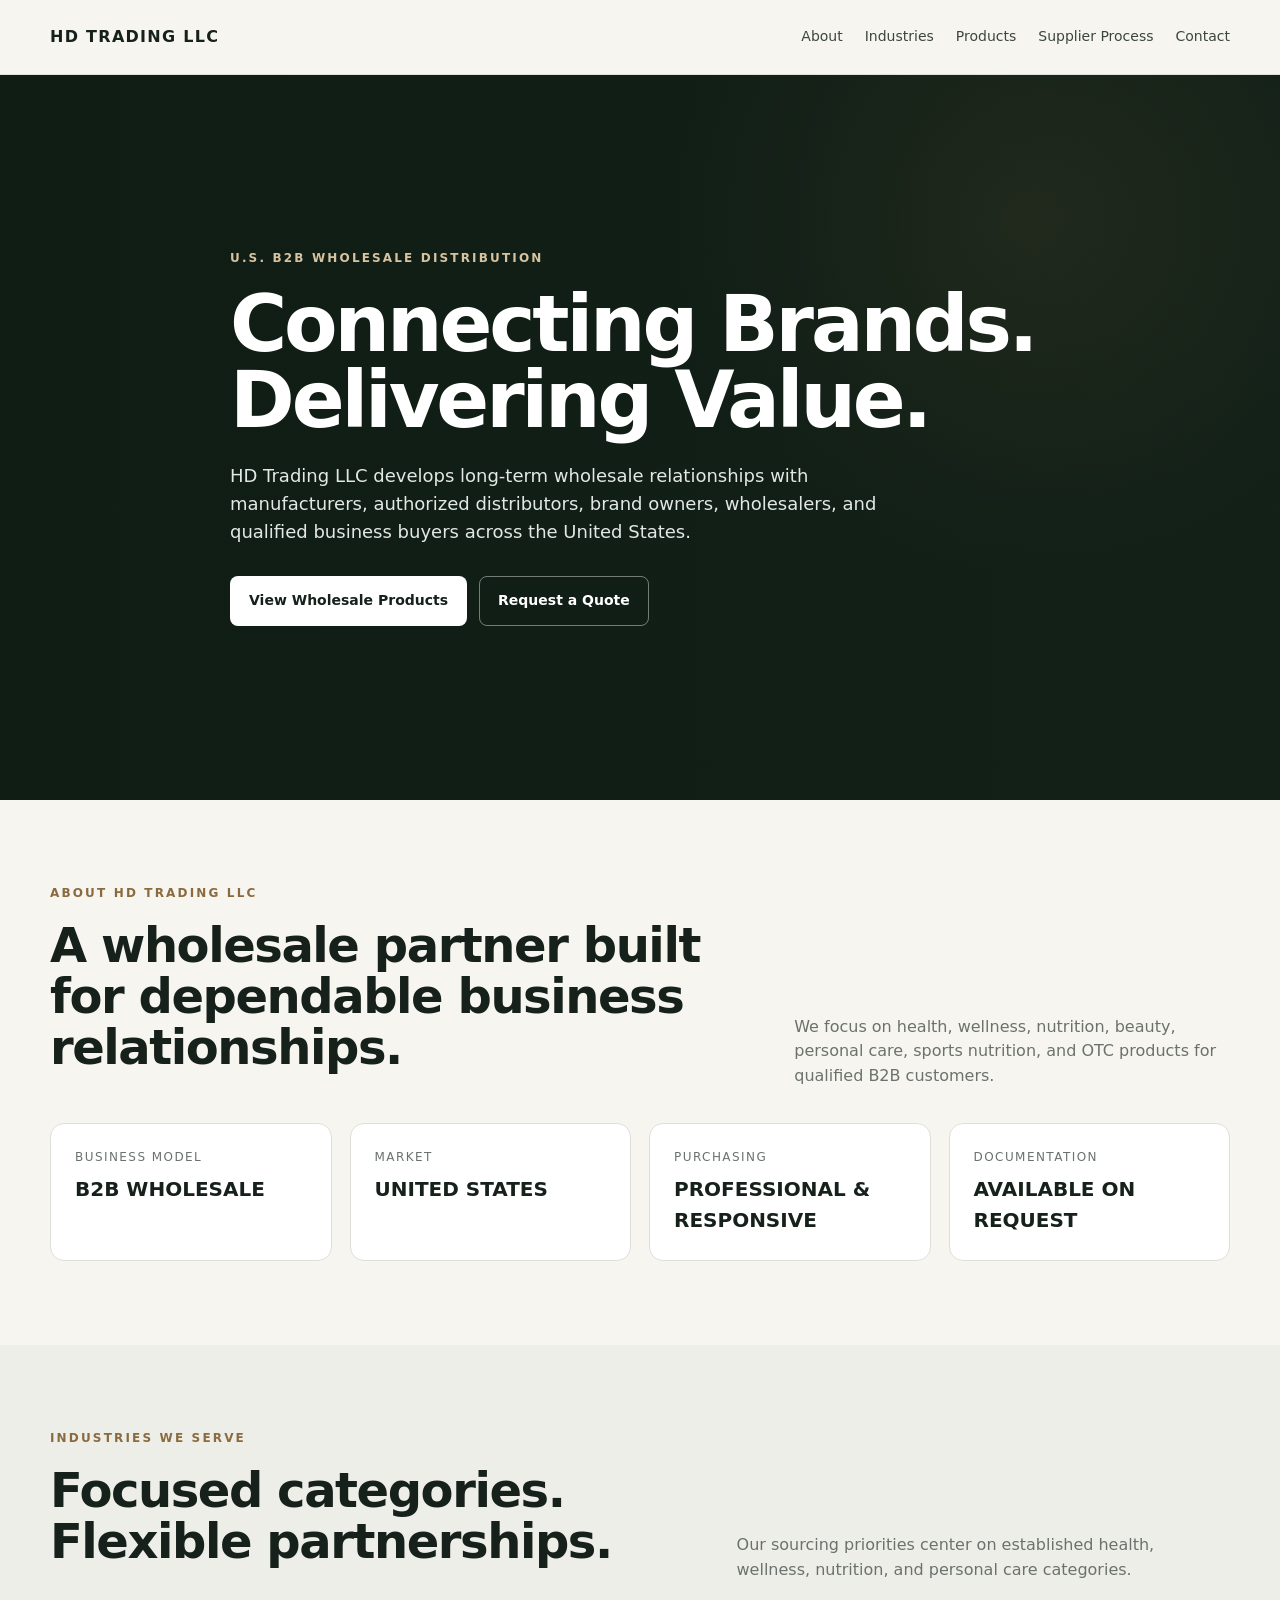
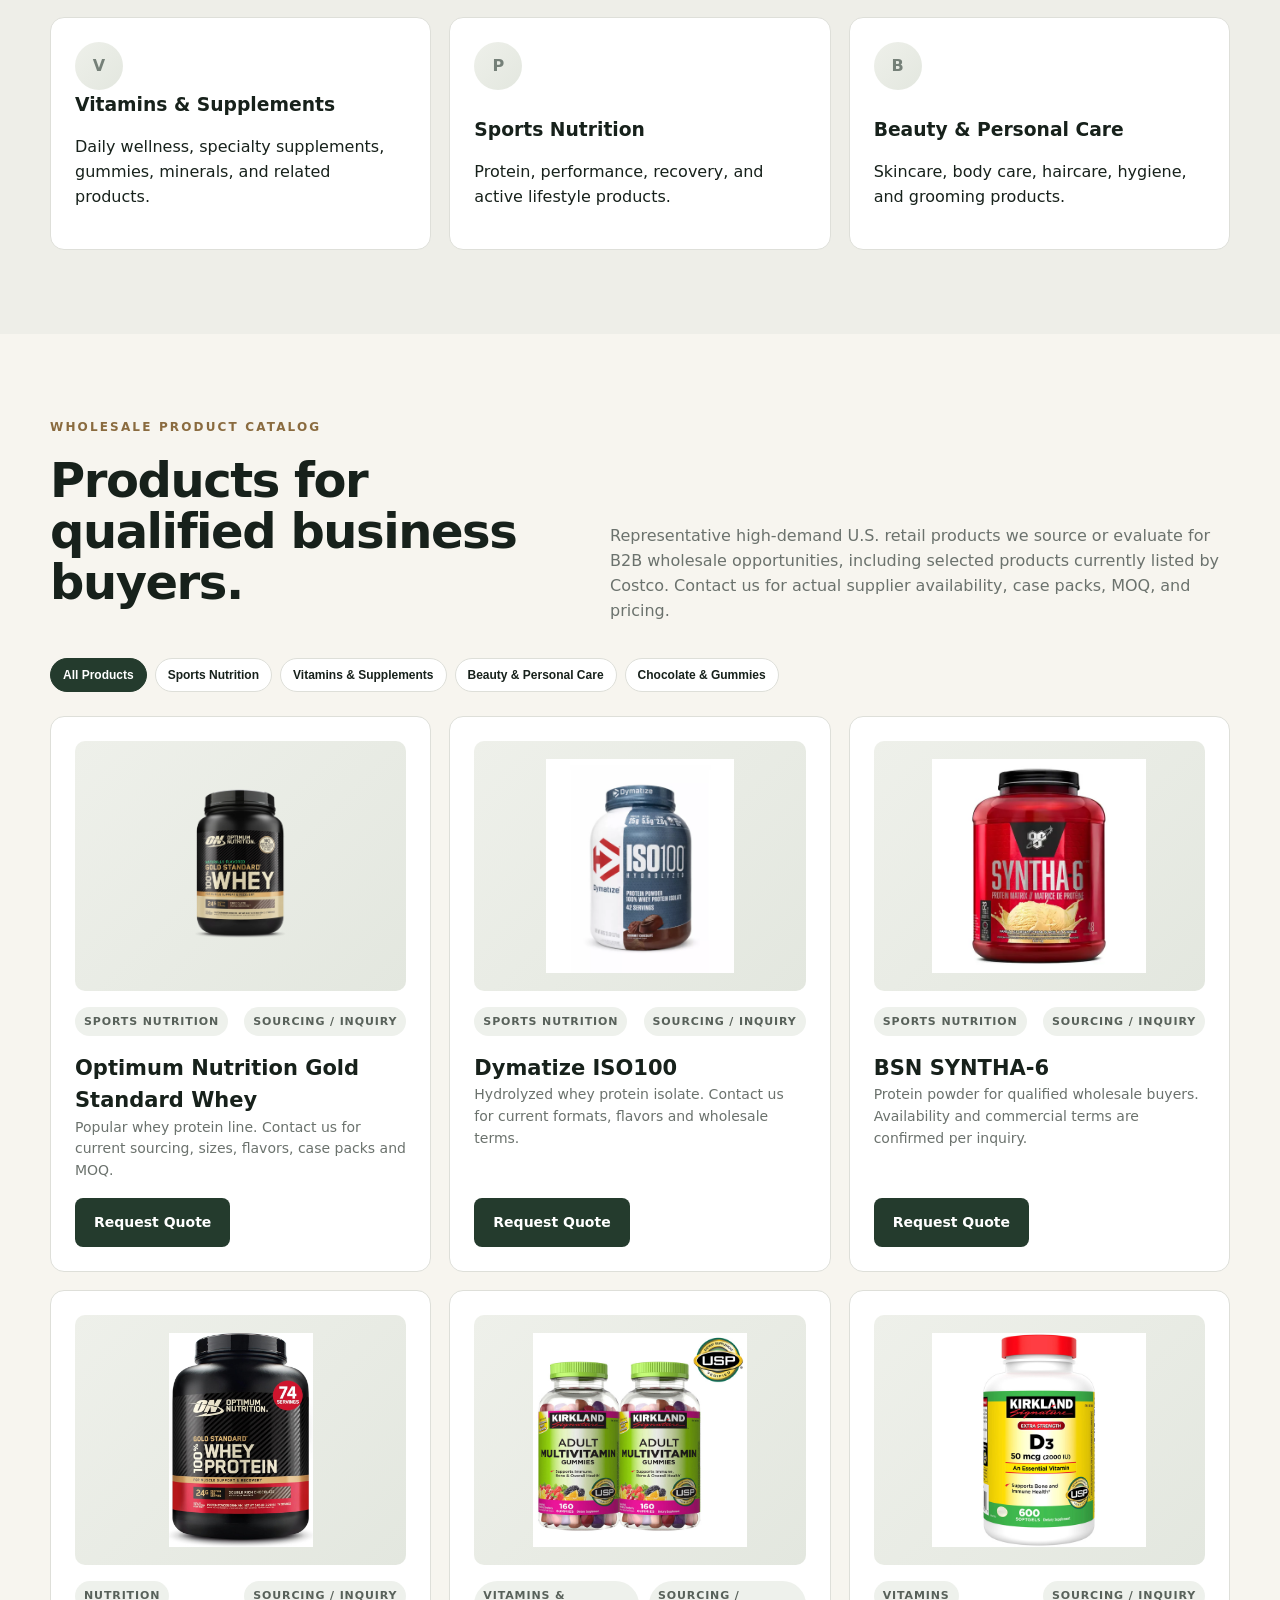
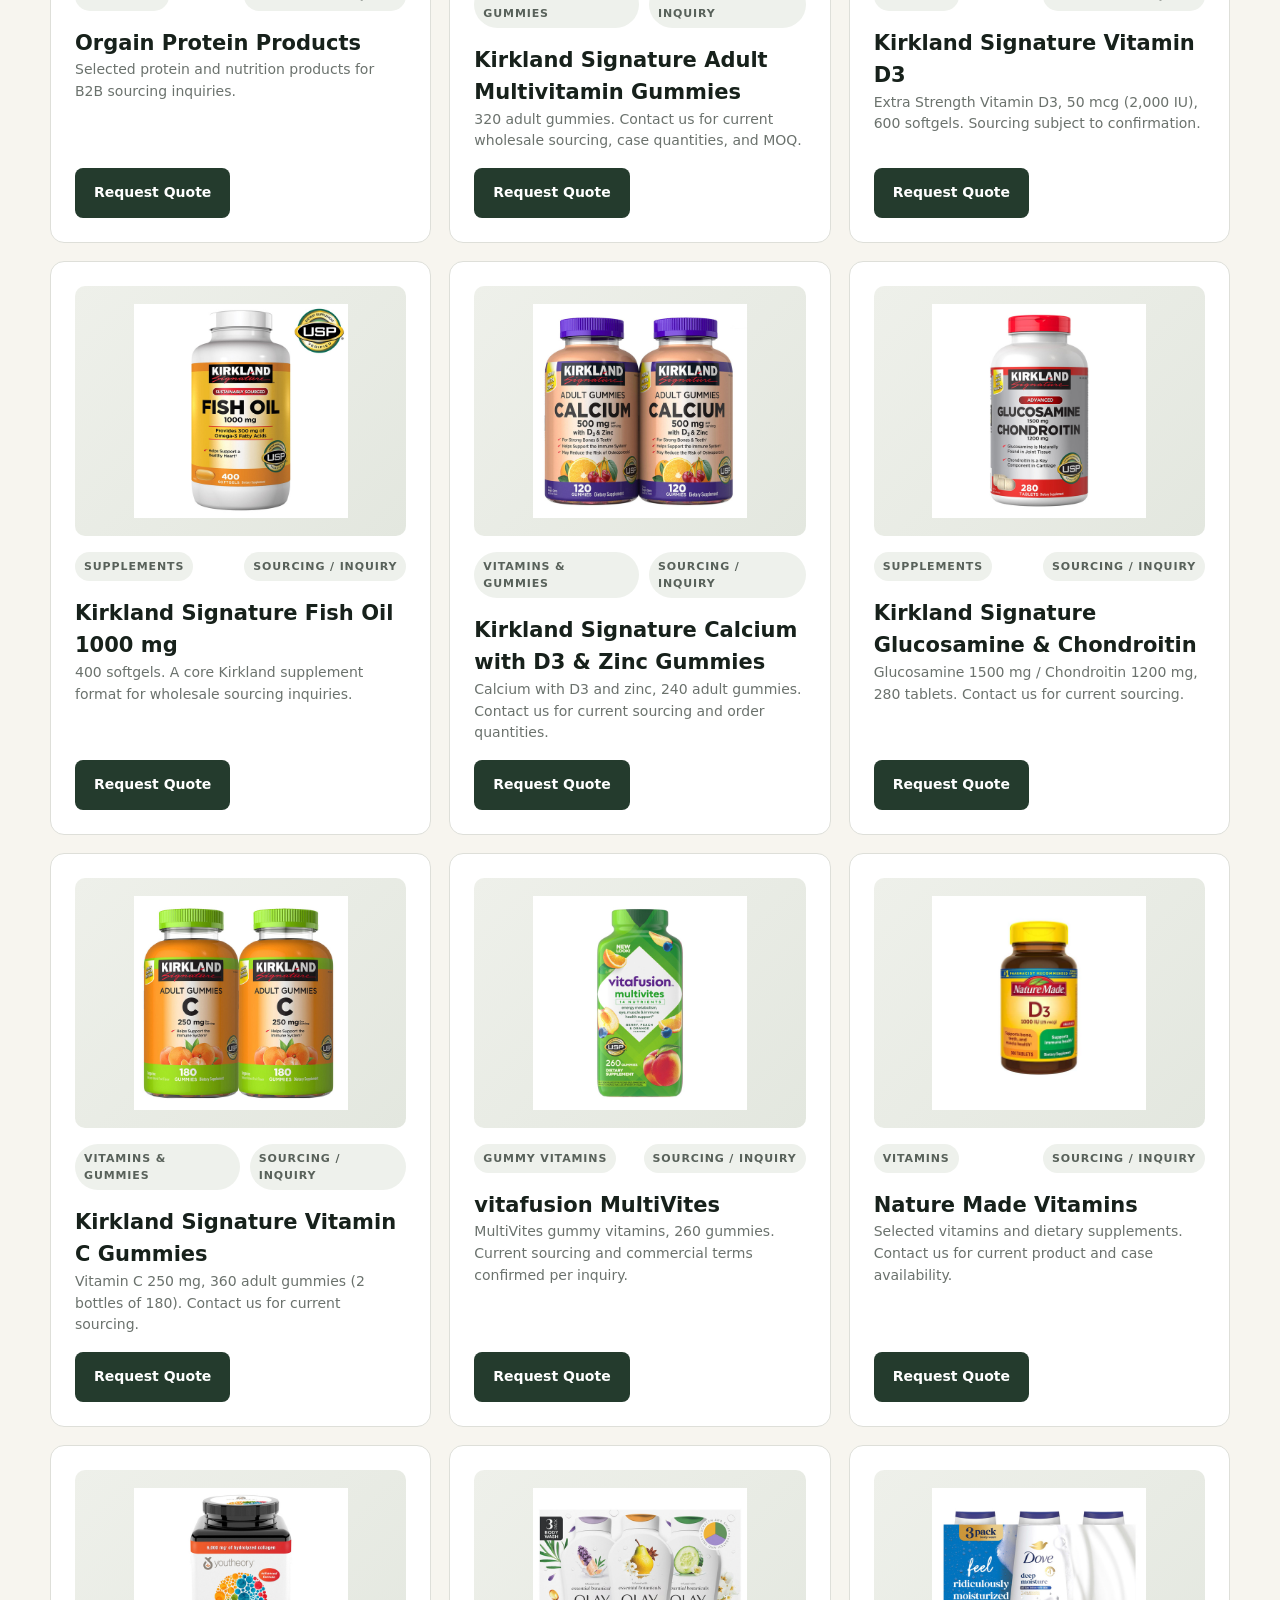
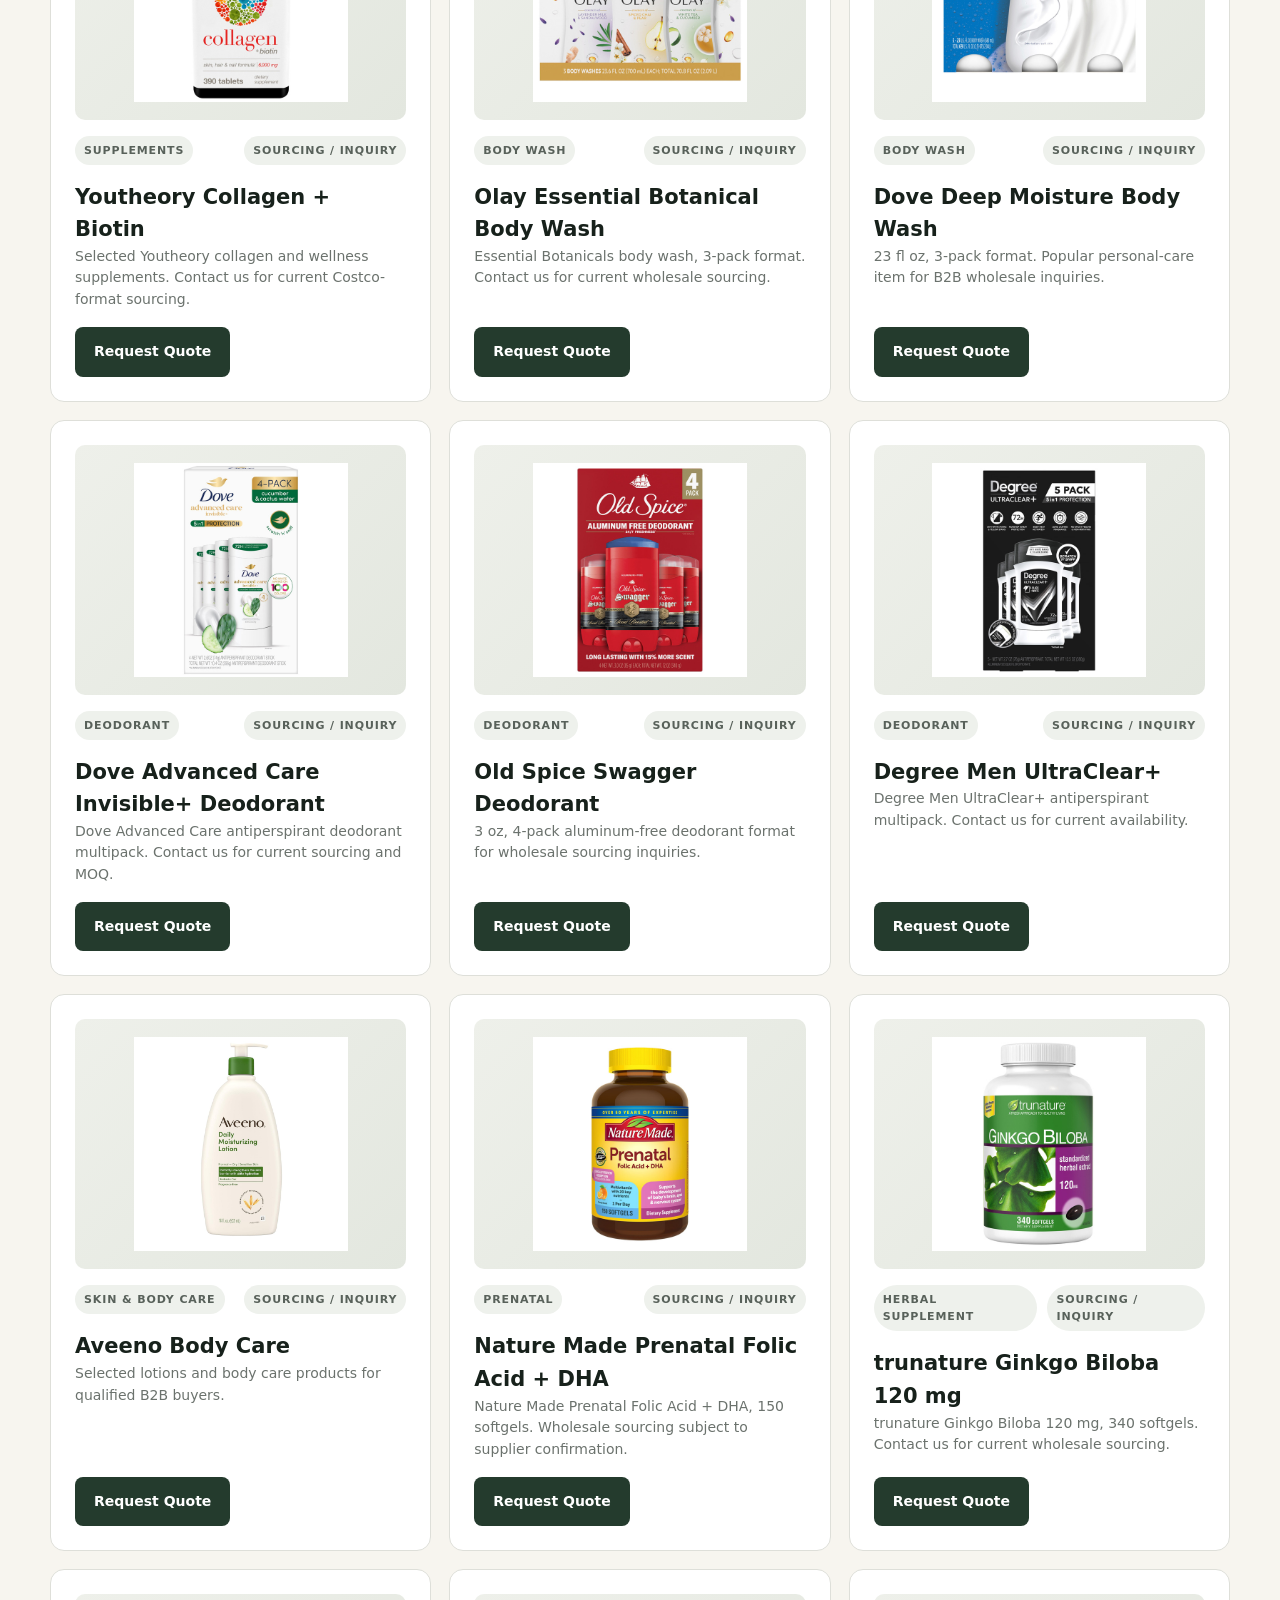
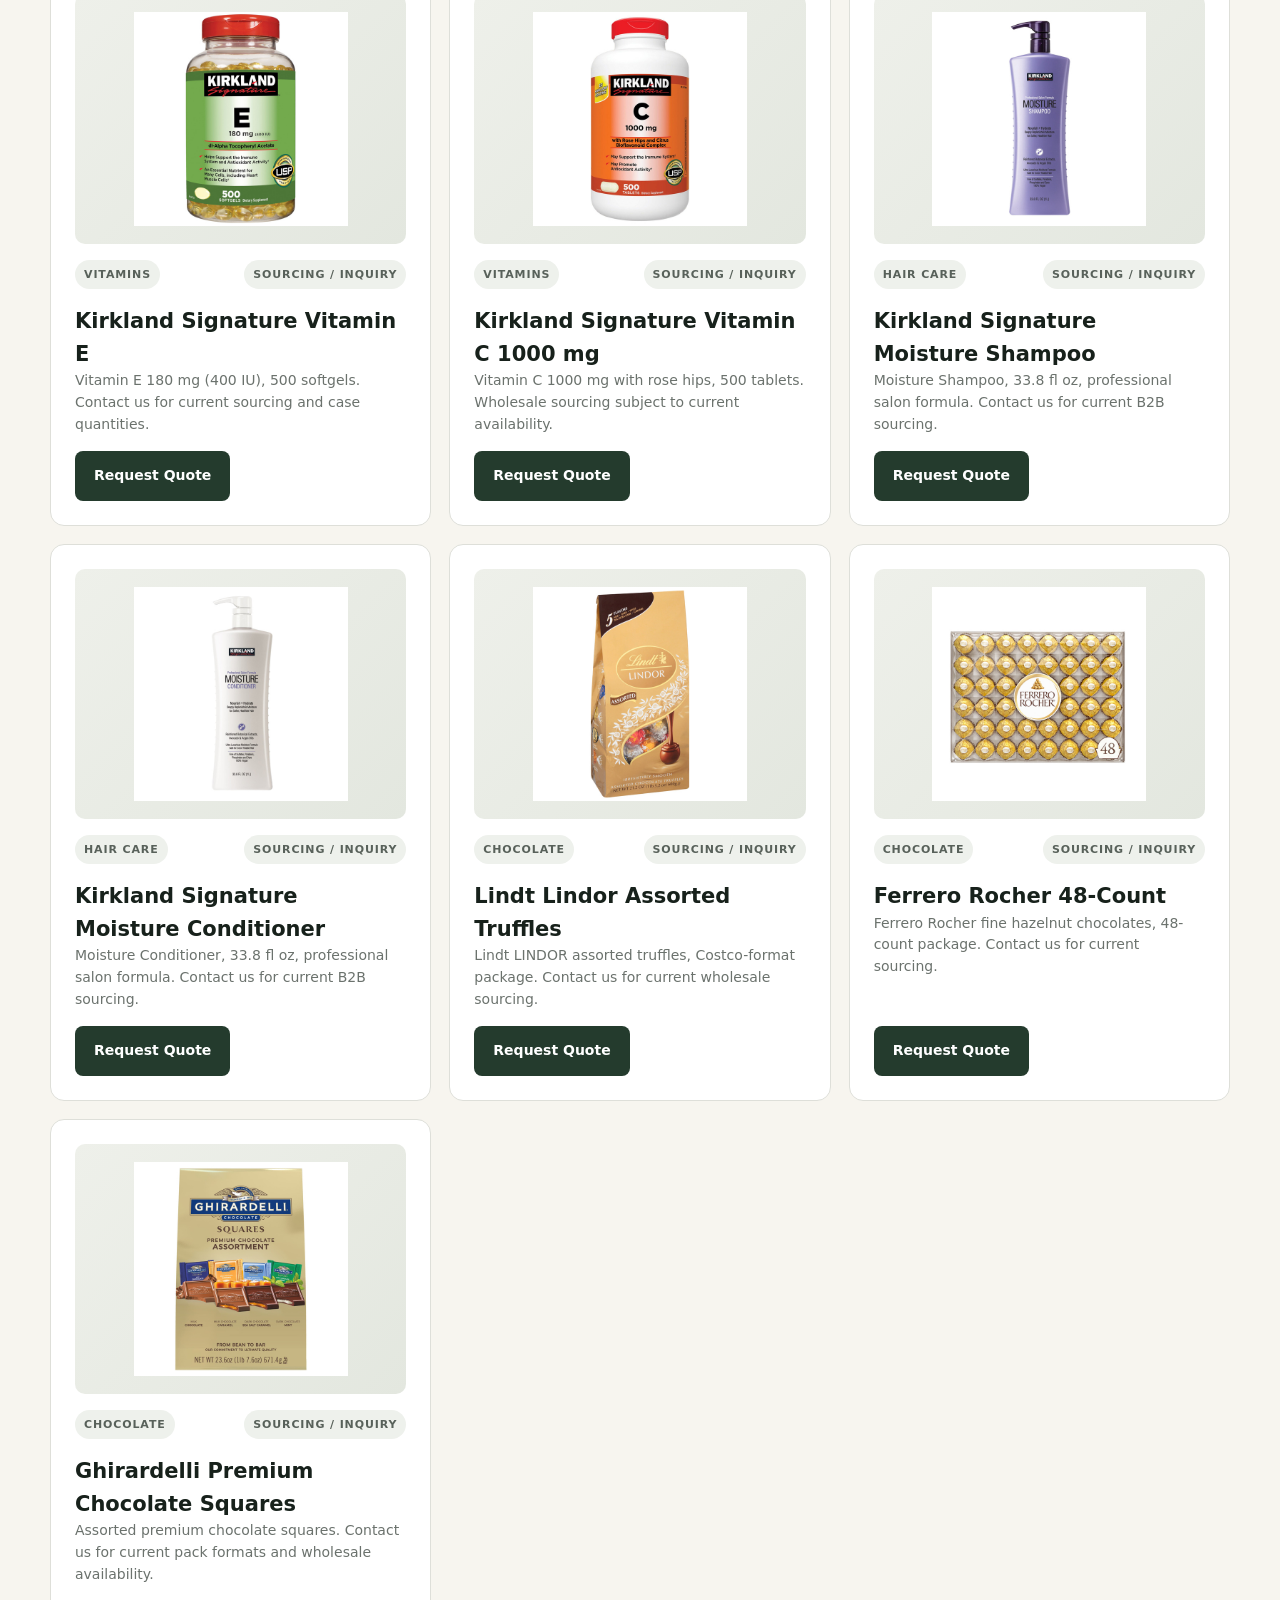
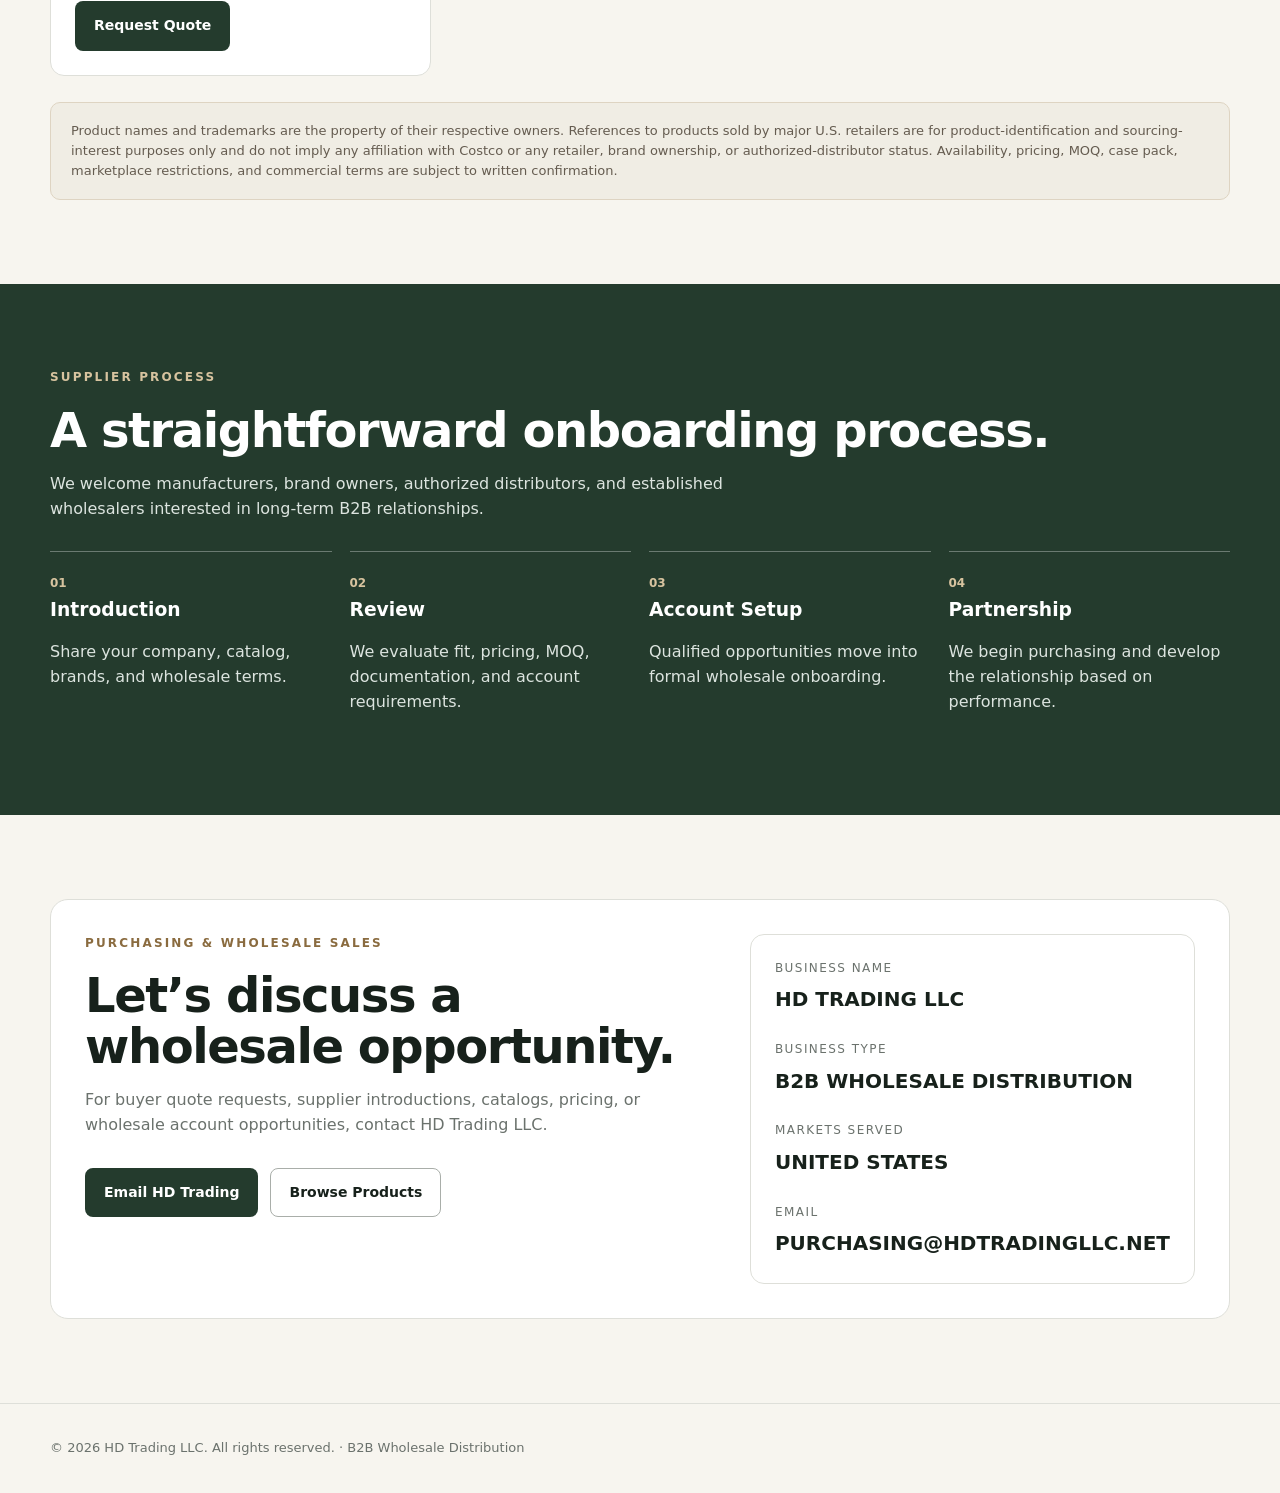
<file: index.html>
<!DOCTYPE html>

<html lang="en">
<head>
<meta charset="utf-8"/>
<meta content="width=device-width, initial-scale=1.0" name="viewport"/>
<meta content="HD Trading LLC - U.S. B2B wholesale distribution for health, nutrition, beauty, personal care, sports nutrition, and OTC products." name="description"/>
<title>HD Trading LLC | B2B Wholesale Distribution</title>
<style>
    :root {
      --bg: #f7f5ef;
      --card: #ffffff;
      --ink: #17211b;
      --muted: #6b726d;
      --line: #dedfd9;
      --accent: #243b2d;
      --accent2: #b99054;
      --soft: #eef1ec;
    }
    * { box-sizing: border-box; }
    html { scroll-behavior: smooth; }
    body {
      margin: 0;
      font-family: Inter, ui-sans-serif, system-ui, -apple-system, BlinkMacSystemFont, "Segoe UI", sans-serif;
      background: var(--bg);
      color: var(--ink);
      line-height: 1.55;
    }
    a { color: inherit; text-decoration: none; }
    .container { width: min(1180px, calc(100% - 40px)); margin: 0 auto; }
    .topbar {
      position: sticky; top: 0; z-index: 20;
      background: rgba(247,245,239,.96);
      backdrop-filter: blur(12px);
      border-bottom: 1px solid var(--line);
    }
    .nav { display:flex; align-items:center; justify-content:space-between; min-height:74px; gap:20px; }
    .brand { font-weight:800; letter-spacing:.08em; }
    .navlinks { display:flex; gap:22px; font-size:14px; color:#3c453f; flex-wrap:wrap; justify-content:flex-end; }
    .navlinks a:hover { color: var(--accent2); }
    .hero {
      min-height: 66vh;
      display:grid; align-items:center;
      background:
        linear-gradient(90deg, rgba(15,28,20,.92), rgba(15,28,20,.62)),
        radial-gradient(circle at 80% 20%, rgba(185,144,84,.28), transparent 30%),
        #18271e;
      color:white;
    }
    .hero-inner { padding:90px 0; max-width:820px; }
    .eyebrow {
      text-transform:uppercase; letter-spacing:.18em; font-size:12px; font-weight:700;
      color:#d7c39f; margin-bottom:18px;
    }
    h1 { font-size:clamp(42px, 7vw, 78px); line-height:.98; margin:0 0 24px; letter-spacing:-.04em; }
    h2 { font-size:clamp(30px, 4vw, 48px); line-height:1.06; letter-spacing:-.03em; margin:0 0 16px; }
    h3 { margin:0; }
    .hero p { max-width:720px; font-size:18px; color:#e4e8e4; }
    .actions { display:flex; gap:12px; flex-wrap:wrap; margin-top:30px; }
    .btn {
      display:inline-flex; align-items:center; justify-content:center;
      padding:13px 18px; border-radius:8px; border:1px solid transparent;
      font-weight:700; font-size:14px; cursor:pointer;
    }
    .btn-primary { background:white; color:#17211b; }
    .btn-secondary { border-color:rgba(255,255,255,.42); color:white; }
    .btn-dark { background:var(--accent); color:white; }
    .btn-outline { border-color:#a9aea9; color:var(--ink); background:transparent; }
    section { padding:84px 0; }
    .section-head { display:flex; justify-content:space-between; align-items:end; gap:28px; margin-bottom:34px; }
    .section-head p { max-width:620px; color:var(--muted); margin:0; }
    .intro-grid, .feature-grid, .category-grid, .product-grid { display:grid; gap:18px; }
    .intro-grid { grid-template-columns:repeat(4,1fr); }
    .feature-grid { grid-template-columns:repeat(4,1fr); }
    .category-grid { grid-template-columns:repeat(3,1fr); }
    .product-grid { grid-template-columns:repeat(3,1fr); }
    .card {
      background:var(--card); border:1px solid var(--line); border-radius:14px; padding:24px;
    }
    .stat { font-size:12px; text-transform:uppercase; letter-spacing:.12em; color:var(--muted); }
    .stat strong { display:block; font-size:20px; color:var(--ink); letter-spacing:0; margin-top:7px; }
    .category-card { min-height:210px; display:flex; flex-direction:column; justify-content:space-between; }
    .category-icon, .product-image {
      display:flex; align-items:center; justify-content:center;
      background:linear-gradient(135deg,#eef0ea,#e3e7df);
      color:#758078; font-weight:800;
    }
    .category-icon { width:48px; height:48px; border-radius:50%; }
    .product-image { height:250px; border-radius:10px; font-size:54px; letter-spacing:-.08em; overflow:hidden; padding:18px; }
    .product-image img { width:100%; height:100%; object-fit:contain; display:block; }
    .product-card { display:flex; flex-direction:column; gap:16px; }
    .product-meta { display:flex; align-items:center; justify-content:space-between; gap:10px; }
    .pill { font-size:11px; font-weight:700; text-transform:uppercase; letter-spacing:.08em; background:var(--soft); padding:6px 9px; border-radius:999px; color:#58615a; }
    .product-card h3 { font-size:21px; }
    .product-card p { margin:0; color:var(--muted); font-size:14px; }
    .product-card .btn { margin-top:auto; align-self:flex-start; }
    .notice {
      margin-top:26px; padding:18px 20px; border-radius:10px;
      background:#f0ede4; border:1px solid #ded4c2; color:#655c50; font-size:13px;
    }
    .band { background:var(--accent); color:white; }
    .band p { color:#dce4df; max-width:720px; }
    .process { display:grid; grid-template-columns:repeat(4,1fr); gap:18px; margin-top:30px; }
    .step { border-top:1px solid rgba(255,255,255,.32); padding-top:18px; }
    .step span { color:#d7c39f; font-weight:800; font-size:12px; }
    .contact {
      display:grid; grid-template-columns:1.2fr .8fr; gap:30px;
      background:white; border:1px solid var(--line); border-radius:18px; padding:34px;
    }
    footer { padding:34px 0; border-top:1px solid var(--line); color:var(--muted); font-size:13px; }
    .filters { display:flex; gap:8px; flex-wrap:wrap; margin-bottom:24px; }
    .filter {
      border:1px solid var(--line); background:white; color:var(--ink);
      padding:9px 12px; border-radius:999px; cursor:pointer; font-weight:700; font-size:12px;
    }
    .filter.active { background:var(--accent); color:white; border-color:var(--accent); }
    @media (max-width: 900px) {
      .intro-grid,.feature-grid,.process { grid-template-columns:repeat(2,1fr); }
      .category-grid,.product-grid { grid-template-columns:repeat(2,1fr); }
      .contact { grid-template-columns:1fr; }
    }
    @media (max-width: 640px) {
      .nav { align-items:flex-start; padding:16px 0; }
      .navlinks { gap:12px; font-size:12px; }
      .hero-inner { padding:70px 0; }
      section { padding:62px 0; }
      .section-head { display:block; }
      .section-head p { margin-top:10px; }
      .intro-grid,.feature-grid,.category-grid,.product-grid,.process { grid-template-columns:1fr; }
      .product-image { height:190px; }
    }
  </style>
</head>
<body>
<header class="topbar">
<div class="container nav">
<a class="brand" href="#top">HD TRADING LLC</a>
<nav class="navlinks">
<a href="#about">About</a>
<a href="#categories">Industries</a>
<a href="#products">Products</a>
<a href="#supplier">Supplier Process</a>
<a href="#contact">Contact</a>
</nav>
</div>
</header>
<main id="top">
<section class="hero">
<div class="container hero-inner">
<div class="eyebrow">U.S. B2B Wholesale Distribution</div>
<h1>Connecting Brands.<br/>Delivering Value.</h1>
<p>HD Trading LLC develops long-term wholesale relationships with manufacturers, authorized distributors, brand owners, wholesalers, and qualified business buyers across the United States.</p>
<div class="actions">
<a class="btn btn-primary" href="#products">View Wholesale Products</a>
<a class="btn btn-secondary" href="mailto:purchasing@hdtradingllc.net?subject=Wholesale%20Buyer%20Inquiry">Request a Quote</a>
</div>
</div>
</section>
<section id="about">
<div class="container">
<div class="section-head">
<div>
<div class="eyebrow" style="color:#8a6b3f">About HD Trading LLC</div>
<h2>A wholesale partner built for dependable business relationships.</h2>
</div>
<p>We focus on health, wellness, nutrition, beauty, personal care, sports nutrition, and OTC products for qualified B2B customers.</p>
</div>
<div class="intro-grid">
<div class="card stat">Business Model<strong>B2B Wholesale</strong></div>
<div class="card stat">Market<strong>United States</strong></div>
<div class="card stat">Purchasing<strong>Professional &amp; Responsive</strong></div>
<div class="card stat">Documentation<strong>Available on Request</strong></div>
</div>
</div>
</section>
<section id="categories" style="background:#eeeee8">
<div class="container">
<div class="section-head">
<div>
<div class="eyebrow" style="color:#8a6b3f">Industries We Serve</div>
<h2>Focused categories. Flexible partnerships.</h2>
</div>
<p>Our sourcing priorities center on established health, wellness, nutrition, and personal care categories.</p>
</div>
<div class="category-grid">
<div class="card category-card"><div class="category-icon">V</div><div><h3>Vitamins &amp; Supplements</h3><p>Daily wellness, specialty supplements, gummies, minerals, and related products.</p></div></div>
<div class="card category-card"><div class="category-icon">P</div><div><h3>Sports Nutrition</h3><p>Protein, performance, recovery, and active lifestyle products.</p></div></div>
<div class="card category-card"><div class="category-icon">B</div><div><h3>Beauty &amp; Personal Care</h3><p>Skincare, body care, haircare, hygiene, and grooming products.</p></div></div>
</div>
</div>
</section>
<section id="products">
<div class="container">
<div class="section-head">
<div>
<div class="eyebrow" style="color:#8a6b3f">Wholesale Product Catalog</div>
<h2>Products for qualified business buyers.</h2>
</div>
<p>Representative high-demand U.S. retail products we source or evaluate for B2B wholesale opportunities, including selected products currently listed by Costco. Contact us for actual supplier availability, case packs, MOQ, and pricing.</p>
</div>
<div class="filters">
<button class="filter active" data-filter="all">All Products</button>
<button class="filter" data-filter="sports">Sports Nutrition</button>
<button class="filter" data-filter="vitamins">Vitamins &amp; Supplements</button>
<button class="filter" data-filter="personal">Beauty &amp; Personal Care</button>
<button class="filter" data-filter="candy">Chocolate &amp; Gummies</button>
</div>
<div class="product-grid" id="productGrid">
<article class="card product-card" data-category="sports">
<div class="product-image"><img alt="Optimum Nutrition Gold Standard Whey" src="images/optimum-nutrition.webp"/></div>
<div class="product-meta"><span class="pill">Sports Nutrition</span><span class="pill">Sourcing / Inquiry</span></div>
<div><h3>Optimum Nutrition Gold Standard Whey</h3><p>Popular whey protein line. Contact us for current sourcing, sizes, flavors, case packs and MOQ.</p></div>
<a class="btn btn-dark" href="mailto:purchasing@hdtradingllc.net?subject=Quote%20Request%20-%20Optimum%20Nutrition%20Gold%20Standard%20Whey">Request Quote</a>
</article>
<article class="card product-card" data-category="sports">
<div class="product-image"><img alt="Dymatize ISO100" src="images/dymatize-iso100-real.webp"/></div>
<div class="product-meta"><span class="pill">Sports Nutrition</span><span class="pill">Sourcing / Inquiry</span></div>
<div><h3>Dymatize ISO100</h3><p>Hydrolyzed whey protein isolate. Contact us for current formats, flavors and wholesale terms.</p></div>
<a class="btn btn-dark" href="mailto:purchasing@hdtradingllc.net?subject=Quote%20Request%20-%20Dymatize%20ISO100">Request Quote</a>
</article>
<article class="card product-card" data-category="sports">
<div class="product-image"><img alt="BSN SYNTHA-6" src="images/bsn-syntha6.webp"/></div>
<div class="product-meta"><span class="pill">Sports Nutrition</span><span class="pill">Sourcing / Inquiry</span></div>
<div><h3>BSN SYNTHA-6</h3><p>Protein powder for qualified wholesale buyers. Availability and commercial terms are confirmed per inquiry.</p></div>
<a class="btn btn-dark" href="mailto:purchasing@hdtradingllc.net?subject=Quote%20Request%20-%20BSN%20SYNTHA6">Request Quote</a>
</article>
<article class="card product-card" data-category="sports">
<div class="product-image"><img alt="Orgain Protein Products" src="images/orgain.jpg"/></div>
<div class="product-meta"><span class="pill">Nutrition</span><span class="pill">Sourcing / Inquiry</span></div>
<div><h3>Orgain Protein Products</h3><p>Selected protein and nutrition products for B2B sourcing inquiries.</p></div>
<a class="btn btn-dark" href="mailto:purchasing@hdtradingllc.net?subject=Quote%20Request%20-%20Orgain%20Protein%20Products">Request Quote</a>
</article>
<article class="card product-card" data-category="vitamins">
<div class="product-image"><img alt="Kirkland Signature Adult Multivitamin Gummies" src="images/kirkland-multivitamin-costco.jpg"/></div>
<div class="product-meta"><span class="pill">Vitamins &amp; Gummies</span><span class="pill">Sourcing / Inquiry</span></div>
<div><h3>Kirkland Signature Adult Multivitamin Gummies</h3><p>320 adult gummies. Contact us for current wholesale sourcing, case quantities, and MOQ.</p></div>
<a class="btn btn-dark" href="mailto:purchasing@hdtradingllc.net?subject=Quote%20Request%20-%20Kirkland%20Signature%20Adult%20Multivitamin%20Gummies">Request Quote</a>
</article>
<article class="card product-card" data-category="vitamins">
<div class="product-image"><img alt="Kirkland Signature Vitamin D3" src="images/kirkland-d3-costco.jpg"/></div>
<div class="product-meta"><span class="pill">Vitamins</span><span class="pill">Sourcing / Inquiry</span></div>
<div><h3>Kirkland Signature Vitamin D3</h3><p>Extra Strength Vitamin D3, 50 mcg (2,000 IU), 600 softgels. Sourcing subject to confirmation.</p></div>
<a class="btn btn-dark" href="mailto:purchasing@hdtradingllc.net?subject=Quote%20Request%20-%20Kirkland%20Signature%20Vitamin%20D3">Request Quote</a>
</article>
<article class="card product-card" data-category="vitamins">
<div class="product-image"><img alt="Kirkland Signature Fish Oil 1000 mg" src="images/kirkland-fishoil.jpg"/></div>
<div class="product-meta"><span class="pill">Supplements</span><span class="pill">Sourcing / Inquiry</span></div>
<div><h3>Kirkland Signature Fish Oil 1000 mg</h3><p>400 softgels. A core Kirkland supplement format for wholesale sourcing inquiries.</p></div>
<a class="btn btn-dark" href="mailto:purchasing@hdtradingllc.net?subject=Quote%20Request%20-%20Kirkland%20Signature%20Fish%20Oil%201000%20mg">Request Quote</a>
</article>
<article class="card product-card" data-category="vitamins">
<div class="product-image"><img alt="Kirkland Signature Calcium with D3 &amp; Zinc Gummies" src="images/kirkland-calcium-costco.jpg"/></div>
<div class="product-meta"><span class="pill">Vitamins &amp; Gummies</span><span class="pill">Sourcing / Inquiry</span></div>
<div><h3>Kirkland Signature Calcium with D3 &amp; Zinc Gummies</h3><p>Calcium with D3 and zinc, 240 adult gummies. Contact us for current sourcing and order quantities.</p></div>
<a class="btn btn-dark" href="mailto:purchasing@hdtradingllc.net?subject=Quote%20Request%20-%20Kirkland%20Signature%20Calcium%20with%20D3%20%20Zinc%20Gummies">Request Quote</a>
</article>
<article class="card product-card" data-category="vitamins">
<div class="product-image"><img alt="Kirkland Signature Glucosamine &amp; Chondroitin" src="images/kirkland-glucosamine-costco.jpg"/></div>
<div class="product-meta"><span class="pill">Supplements</span><span class="pill">Sourcing / Inquiry</span></div>
<div><h3>Kirkland Signature Glucosamine &amp; Chondroitin</h3><p>Glucosamine 1500 mg / Chondroitin 1200 mg, 280 tablets. Contact us for current sourcing.</p></div>
<a class="btn btn-dark" href="mailto:purchasing@hdtradingllc.net?subject=Quote%20Request%20-%20Kirkland%20Signature%20Glucosamine%20%20Chondroitin">Request Quote</a>
</article>
<article class="card product-card" data-category="vitamins">
<div class="product-image"><img alt="Kirkland Signature Vitamin C Gummies" src="images/kirkland-vitamin-c-gummies-costco.jpg"/></div>
<div class="product-meta"><span class="pill">Vitamins &amp; Gummies</span><span class="pill">Sourcing / Inquiry</span></div>
<div><h3>Kirkland Signature Vitamin C Gummies</h3><p>Vitamin C 250 mg, 360 adult gummies (2 bottles of 180). Contact us for current sourcing.</p></div>
<a class="btn btn-dark" href="mailto:purchasing@hdtradingllc.net?subject=Quote%20Request%20-%20Kirkland%20Signature%20Vitamin%20C%20Gummies">Request Quote</a>
</article>
<article class="card product-card" data-category="vitamins">
<div class="product-image"><img alt="vitafusion MultiVites" src="images/vitafusion-costco.jpg"/></div>
<div class="product-meta"><span class="pill">Gummy Vitamins</span><span class="pill">Sourcing / Inquiry</span></div>
<div><h3>vitafusion MultiVites</h3><p>MultiVites gummy vitamins, 260 gummies. Current sourcing and commercial terms confirmed per inquiry.</p></div>
<a class="btn btn-dark" href="mailto:purchasing@hdtradingllc.net?subject=Quote%20Request%20-%20vitafusion%20MultiVites">Request Quote</a>
</article>
<article class="card product-card" data-category="vitamins">
<div class="product-image"><img alt="Nature Made Vitamins" src="images/nature-made.jpg"/></div>
<div class="product-meta"><span class="pill">Vitamins</span><span class="pill">Sourcing / Inquiry</span></div>
<div><h3>Nature Made Vitamins</h3><p>Selected vitamins and dietary supplements. Contact us for current product and case availability.</p></div>
<a class="btn btn-dark" href="mailto:purchasing@hdtradingllc.net?subject=Quote%20Request%20-%20Nature%20Made%20Vitamins">Request Quote</a>
</article>
<article class="card product-card" data-category="vitamins">
<div class="product-image"><img alt="Youtheory Supplements" src="images/youtheory-costco.jpg"/></div>
<div class="product-meta"><span class="pill">Supplements</span><span class="pill">Sourcing / Inquiry</span></div>
<div><h3>Youtheory Collagen + Biotin</h3><p>Selected Youtheory collagen and wellness supplements. Contact us for current Costco-format sourcing.</p></div>
<a class="btn btn-dark" href="mailto:purchasing@hdtradingllc.net?subject=Quote%20Request%20-%20Youtheory%20Supplements">Request Quote</a>
</article>
<article class="card product-card" data-category="personal">
<div class="product-image"><img alt="Olay Essential Botanical Body Wash" src="images/olay-bodywash-costco.jpg"/></div>
<div class="product-meta"><span class="pill">Body Wash</span><span class="pill">Sourcing / Inquiry</span></div>
<div><h3>Olay Essential Botanical Body Wash</h3><p>Essential Botanicals body wash, 3-pack format. Contact us for current wholesale sourcing.</p></div>
<a class="btn btn-dark" href="mailto:purchasing@hdtradingllc.net?subject=Quote%20Request%20-%20Olay%20Essential%20Botanical%20Body%20Wash">Request Quote</a>
</article>
<article class="card product-card" data-category="personal">
<div class="product-image"><img alt="Dove Deep Moisture Body Wash" src="images/dove-bodywash.jpg"/></div>
<div class="product-meta"><span class="pill">Body Wash</span><span class="pill">Sourcing / Inquiry</span></div>
<div><h3>Dove Deep Moisture Body Wash</h3><p>23 fl oz, 3-pack format. Popular personal-care item for B2B wholesale inquiries.</p></div>
<a class="btn btn-dark" href="mailto:purchasing@hdtradingllc.net?subject=Quote%20Request%20-%20Dove%20Deep%20Moisture%20Body%20Wash">Request Quote</a>
</article>
<article class="card product-card" data-category="personal">
<div class="product-image"><img alt="Dove Advanced Care Invisible+ Deodorant" src="images/dove-deodorant-costco.jpg"/></div>
<div class="product-meta"><span class="pill">Deodorant</span><span class="pill">Sourcing / Inquiry</span></div>
<div><h3>Dove Advanced Care Invisible+ Deodorant</h3><p>Dove Advanced Care antiperspirant deodorant multipack. Contact us for current sourcing and MOQ.</p></div>
<a class="btn btn-dark" href="mailto:purchasing@hdtradingllc.net?subject=Quote%20Request%20-%20Dove%20Advanced%20Care%20Invisible%20Deodorant">Request Quote</a>
</article>
<article class="card product-card" data-category="personal">
<div class="product-image"><img alt="Old Spice Swagger Deodorant" src="images/oldspice.jpg"/></div>
<div class="product-meta"><span class="pill">Deodorant</span><span class="pill">Sourcing / Inquiry</span></div>
<div><h3>Old Spice Swagger Deodorant</h3><p>3 oz, 4-pack aluminum-free deodorant format for wholesale sourcing inquiries.</p></div>
<a class="btn btn-dark" href="mailto:purchasing@hdtradingllc.net?subject=Quote%20Request%20-%20Old%20Spice%20Swagger%20Deodorant">Request Quote</a>
</article>
<article class="card product-card" data-category="personal">
<div class="product-image"><img alt="Degree Men UltraClear+" src="images/degree-costco.jpg"/></div>
<div class="product-meta"><span class="pill">Deodorant</span><span class="pill">Sourcing / Inquiry</span></div>
<div><h3>Degree Men UltraClear+</h3><p>Degree Men UltraClear+ antiperspirant multipack. Contact us for current availability.</p></div>
<a class="btn btn-dark" href="mailto:purchasing@hdtradingllc.net?subject=Quote%20Request%20-%20Degree%20Men%20UltraClear">Request Quote</a>
</article>
<article class="card product-card" data-category="personal">
<div class="product-image"><img alt="Aveeno Body Care" src="images/aveeno.jpg"/></div>
<div class="product-meta"><span class="pill">Skin &amp; Body Care</span><span class="pill">Sourcing / Inquiry</span></div>
<div><h3>Aveeno Body Care</h3><p>Selected lotions and body care products for qualified B2B buyers.</p></div>
<a class="btn btn-dark" href="mailto:purchasing@hdtradingllc.net?subject=Quote%20Request%20-%20Aveeno%20Body%20Care">Request Quote</a>
</article>
<article class="card product-card" data-category="vitamins">
<div class="product-image"><img alt="Nature Made Prenatal Folic Acid + DHA" src="images/naturemade-prenatal-costco.jpg"/></div>
<div class="product-meta"><span class="pill">Prenatal</span><span class="pill">Sourcing / Inquiry</span></div>
<div><h3>Nature Made Prenatal Folic Acid + DHA</h3><p>Nature Made Prenatal Folic Acid + DHA, 150 softgels. Wholesale sourcing subject to supplier confirmation.</p></div>
<a class="btn btn-dark" href="mailto:purchasing@hdtradingllc.net?subject=Quote%20Request%20-%20Nature%20Made%20Prenatal%20Folic%20Acid%20%20DHA">Request Quote</a>
</article>
<article class="card product-card" data-category="vitamins">
<div class="product-image"><img alt="trunature Ginkgo Biloba 120 mg" src="images/trunature-ginkgo-costco.jpg"/></div>
<div class="product-meta"><span class="pill">Herbal Supplement</span><span class="pill">Sourcing / Inquiry</span></div>
<div><h3>trunature Ginkgo Biloba 120 mg</h3><p>trunature Ginkgo Biloba 120 mg, 340 softgels. Contact us for current wholesale sourcing.</p></div>
<a class="btn btn-dark" href="mailto:purchasing@hdtradingllc.net?subject=Quote%20Request%20-%20trunature%20Ginkgo%20Biloba%20120%20mg">Request Quote</a>
</article>
<article class="card product-card" data-category="vitamins">
<div class="product-image"><img alt="Kirkland Signature Vitamin E" src="images/kirkland-vitamin-e-costco.jpg"/></div>
<div class="product-meta"><span class="pill">Vitamins</span><span class="pill">Sourcing / Inquiry</span></div>
<div><h3>Kirkland Signature Vitamin E</h3><p>Vitamin E 180 mg (400 IU), 500 softgels. Contact us for current sourcing and case quantities.</p></div>
<a class="btn btn-dark" href="mailto:purchasing@hdtradingllc.net?subject=Quote%20Request%20-%20Kirkland%20Signature%20Vitamin%20E">Request Quote</a>
</article>

<article class="card product-card" data-category="vitamins">
<div class="product-image"><img alt="Kirkland Signature Vitamin C 1000 mg" src="images/kirkland-vitamin-c-1000-costco.jpg"/></div>
<div class="product-meta"><span class="pill">Vitamins</span><span class="pill">Sourcing / Inquiry</span></div>
<div><h3>Kirkland Signature Vitamin C 1000 mg</h3><p>Vitamin C 1000 mg with rose hips, 500 tablets. Wholesale sourcing subject to current availability.</p></div>
<a class="btn btn-dark" href="mailto:purchasing@hdtradingllc.net?subject=Quote%20Request%20-%20Kirkland%20Signature%20Vitamin%20C%201000%20mg">Request Quote</a>
</article>
<article class="card product-card" data-category="personal">
<div class="product-image"><img alt="Kirkland Signature Moisture Shampoo" src="images/kirkland-shampoo-costco.jpg"/></div>
<div class="product-meta"><span class="pill">Hair Care</span><span class="pill">Sourcing / Inquiry</span></div>
<div><h3>Kirkland Signature Moisture Shampoo</h3><p>Moisture Shampoo, 33.8 fl oz, professional salon formula. Contact us for current B2B sourcing.</p></div>
<a class="btn btn-dark" href="mailto:purchasing@hdtradingllc.net?subject=Quote%20Request%20-%20Kirkland%20Signature%20Moisture%20Shampoo">Request Quote</a>
</article>
<article class="card product-card" data-category="personal">
<div class="product-image"><img alt="Kirkland Signature Moisture Conditioner" src="images/kirkland-conditioner-costco.jpg"/></div>
<div class="product-meta"><span class="pill">Hair Care</span><span class="pill">Sourcing / Inquiry</span></div>
<div><h3>Kirkland Signature Moisture Conditioner</h3><p>Moisture Conditioner, 33.8 fl oz, professional salon formula. Contact us for current B2B sourcing.</p></div>
<a class="btn btn-dark" href="mailto:purchasing@hdtradingllc.net?subject=Quote%20Request%20-%20Kirkland%20Signature%20Moisture%20Conditioner">Request Quote</a>
</article>
<article class="card product-card" data-category="candy">
<div class="product-image"><img alt="Lindt Lindor Assorted Truffles" src="images/lindt-costco.jpg"/></div>
<div class="product-meta"><span class="pill">Chocolate</span><span class="pill">Sourcing / Inquiry</span></div>
<div><h3>Lindt Lindor Assorted Truffles</h3><p>Lindt LINDOR assorted truffles, Costco-format package. Contact us for current wholesale sourcing.</p></div>
<a class="btn btn-dark" href="mailto:purchasing@hdtradingllc.net?subject=Quote%20Request%20-%20Lindt%20Lindor%20Assorted%20Truffles">Request Quote</a>
</article>
<article class="card product-card" data-category="candy">
<div class="product-image"><img alt="Ferrero Rocher 48-Count" src="images/ferrero-costco.jpg"/></div>
<div class="product-meta"><span class="pill">Chocolate</span><span class="pill">Sourcing / Inquiry</span></div>
<div><h3>Ferrero Rocher 48-Count</h3><p>Ferrero Rocher fine hazelnut chocolates, 48-count package. Contact us for current sourcing.</p></div>
<a class="btn btn-dark" href="mailto:purchasing@hdtradingllc.net?subject=Quote%20Request%20-%20Ferrero%20Rocher%2048Count">Request Quote</a>
</article>
<article class="card product-card" data-category="candy">
<div class="product-image"><img alt="Ghirardelli Premium Chocolate Squares" src="images/ghirardelli.jpg"/></div>
<div class="product-meta"><span class="pill">Chocolate</span><span class="pill">Sourcing / Inquiry</span></div>
<div><h3>Ghirardelli Premium Chocolate Squares</h3><p>Assorted premium chocolate squares. Contact us for current pack formats and wholesale availability.</p></div>
<a class="btn btn-dark" href="mailto:purchasing@hdtradingllc.net?subject=Quote%20Request%20-%20Ghirardelli%20Premium%20Chocolate%20Squares">Request Quote</a>
</article>
</div>
<div class="notice">
        Product names and trademarks are the property of their respective owners. References to products sold by major U.S. retailers are for product-identification and sourcing-interest purposes only and do not imply any affiliation with Costco or any retailer, brand ownership, or authorized-distributor status. Availability, pricing, MOQ, case pack, marketplace restrictions, and commercial terms are subject to written confirmation.
      </div>
</div>
</section>
<section class="band" id="supplier">
<div class="container">
<div class="eyebrow">Supplier Process</div>
<h2>A straightforward onboarding process.</h2>
<p>We welcome manufacturers, brand owners, authorized distributors, and established wholesalers interested in long-term B2B relationships.</p>
<div class="process">
<div class="step"><span>01</span><h3>Introduction</h3><p>Share your company, catalog, brands, and wholesale terms.</p></div>
<div class="step"><span>02</span><h3>Review</h3><p>We evaluate fit, pricing, MOQ, documentation, and account requirements.</p></div>
<div class="step"><span>03</span><h3>Account Setup</h3><p>Qualified opportunities move into formal wholesale onboarding.</p></div>
<div class="step"><span>04</span><h3>Partnership</h3><p>We begin purchasing and develop the relationship based on performance.</p></div>
</div>
</div>
</section>
<section id="contact">
<div class="container">
<div class="contact">
<div>
<div class="eyebrow" style="color:#8a6b3f">Purchasing &amp; Wholesale Sales</div>
<h2>Let’s discuss a wholesale opportunity.</h2>
<p style="color:var(--muted)">For buyer quote requests, supplier introductions, catalogs, pricing, or wholesale account opportunities, contact HD Trading LLC.</p>
<div class="actions">
<a class="btn btn-dark" href="mailto:purchasing@hdtradingllc.net?subject=Wholesale%20Inquiry">Email HD Trading</a>
<a class="btn btn-outline" href="#products">Browse Products</a>
</div>
</div>
<div class="card">
<div class="stat">Business Name<strong>HD Trading LLC</strong></div><br/>
<div class="stat">Business Type<strong>B2B Wholesale Distribution</strong></div><br/>
<div class="stat">Markets Served<strong>United States</strong></div><br/>
<div class="stat">Email<strong>purchasing@hdtradingllc.net</strong></div>
</div>
</div>
</div>
</section>
</main>
<footer>
<div class="container">
    © <span id="year"></span> HD Trading LLC. All rights reserved. · B2B Wholesale Distribution
  </div>
</footer>
<script>
  document.getElementById("year").textContent = new Date().getFullYear();

  const filters = document.querySelectorAll(".filter");
  const products = document.querySelectorAll(".product-card");

  filters.forEach(btn => {
    btn.addEventListener("click", () => {
      filters.forEach(x => x.classList.remove("active"));
      btn.classList.add("active");
      const selected = btn.dataset.filter;
      products.forEach(card => {
        card.style.display = selected === "all" || card.dataset.category === selected ? "flex" : "none";
      });
    });
  });
</script>
</body>
</html>
</file>
